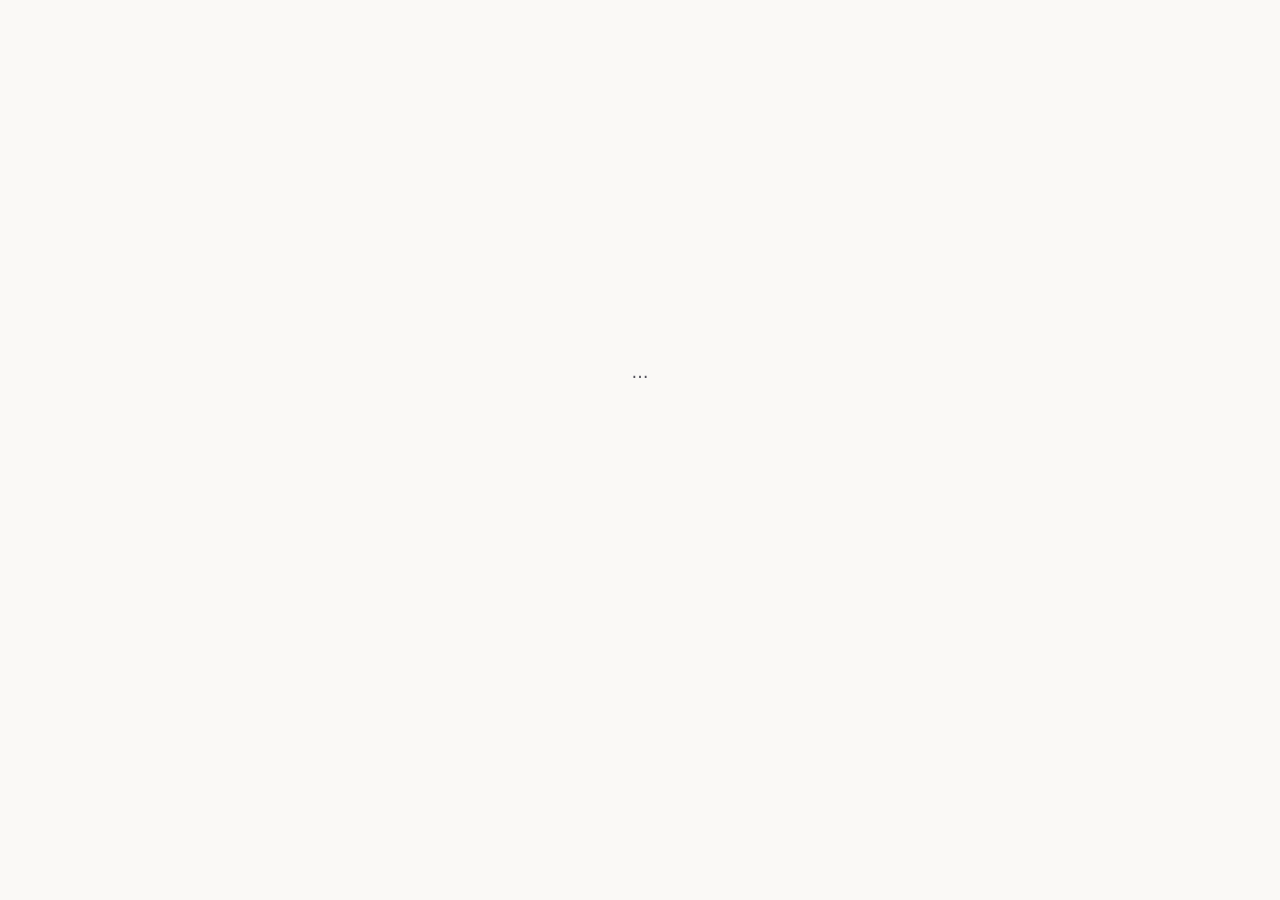
<file: index.html>
<!doctype html>
<html lang="mr"><head><meta charset="utf-8"><meta name="viewport" content="width=device-width, initial-scale=1">
<title>आपला BMC</title>
<meta http-equiv="refresh" content="0; url=app/index.html">
<link rel="canonical" href="app/index.html"></head>
<body><p><a href="app/index.html">आपला BMC — open the app</a></p></body></html>
</file>
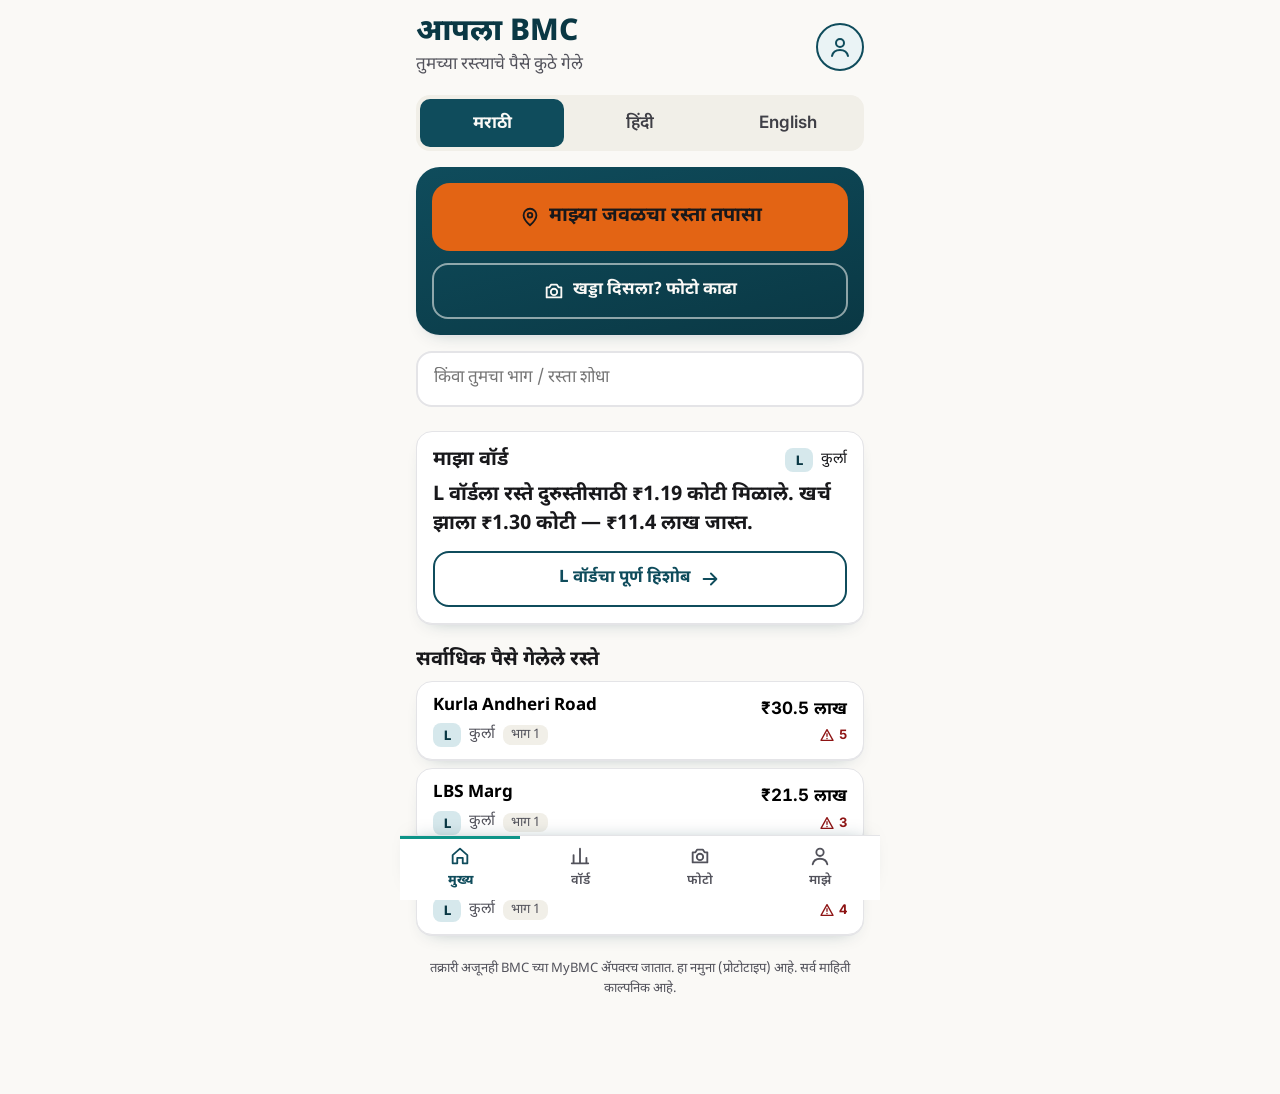
<file: app/index.html>
<!doctype html>
<html lang="mr">
<head>
  <meta charset="utf-8">
  <meta name="viewport" content="width=device-width, initial-scale=1, viewport-fit=cover">
  <meta name="theme-color" content="#0F5C55">
  <meta name="description" content="आपला BMC — where your road's repair money went. Prototype on synthetic data.">
  <title>आपला BMC</title>
  <link rel="icon" href="data:image/svg+xml,%3Csvg xmlns='http://www.w3.org/2000/svg' viewBox='0 0 64 64'%3E%3Crect width='64' height='64' rx='14' fill='%230F4C5C'/%3E%3Ctext x='32' y='45' font-size='34' text-anchor='middle' fill='%23FAF9F6' font-family='sans-serif' font-weight='700'%3EB%3C/text%3E%3C/svg%3E">
  <link rel="preconnect" href="https://fonts.googleapis.com">
  <link rel="preconnect" href="https://fonts.gstatic.com" crossorigin>
  <!-- non-blocking: a slow fonts.googleapis.com must not delay the app on a cheap phone -->
  <link href="https://fonts.googleapis.com/css2?family=Inter:wght@400;600;700;800&family=Noto+Sans+Devanagari:wght@400;600;700;800&display=swap" rel="stylesheet" media="print" onload="this.media='all'">
  <link rel="stylesheet" href="styles.css">
</head>
<body>
  <main id="app" class="app"><p class="loading">…</p></main>
  <input id="photo" type="file" accept="image/*" capture="environment" hidden>
  <!-- apla_data.js lets the page open straight from disk (file://); without it the app fetches apla_data.json -->
  <script src="apla_data.js"></script>
  <script src="i18n.js"></script>
  <script src="app.js"></script>
</body>
</html>
</file>
<file: app/styles.css>
/* Hallmark · shape: app screen · genre: editorial · theme: brand (Emerald Ledger, user-supplied) · redesign: full
 * paper: oklch(98% 0.004 95) · accent: oklch(37% 0.06 215) · display: Noto Sans Devanagari · body: Noto Sans Devanagari
 * nav: bottom tab bar on Home, Ward, Photo, Me; the action bar on a road · signature: the road's account as one dark teal money band over graded tiles · states: default, hover, focus, active, disabled, open, done, error
 * surface: absolute · axes: off-white / one sans / pine teal · posture: citizen phone app, thumb-first · contrast: pass · v2.0.0 */
/* Hallmark · pre-emit critique: P4 H4 E4 S4 R4 V4 · weakest: E, white ink on the tangerine badge colour fails at 3.6:1; set the citizen action in ink black on tangerine instead */
/* Hallmark · waive 7b · every card, field and sheet is the card surface token set to pure white · the supplied Emerald Ledger palette specifies the card surface as #FFFFFF, with #E4E4E7 hairlines to lift it off the off-white page */
/* Hallmark · answered F7 · every text field and textarea in the app (tax, name, place, complaint, RTI) deliberately shares one recipe so every form in the app looks and behaves the same for Raju */
/* shared tokens and base rules (Hallmark scaffold), inlined so the Android build bundles one stylesheet */
:root {
  --space-3xs: 2px; --space-2xs: 4px; --space-xs: 8px; --space-sm: 12px; --space-md: 16px; --space-lg: 24px; --space-xl: 40px; --space-2xl: 64px; --space-3xl: 96px; --space-4xl: 144px;
  --text-xs: 0.75rem; --text-sm: 0.875rem; --text-md: 1rem; --text-lg: 1.2rem; --text-xl: 1.44rem; --text-2xl: 1.728rem; --text-3xl: 2.074rem;
  --text-display-s: 1.44rem; --text-display: 1.728rem; --text-section: 1.2rem; --text-title: 1rem; --text-lead: 1rem;
  --ease-out: cubic-bezier(0.16, 1, 0.3, 1); --ease-in: cubic-bezier(0.7, 0, 0.84, 0); --ease-in-out: cubic-bezier(0.65, 0, 0.35, 1);
  --dur-micro: 120ms; --dur-short: 220ms; --dur-long: 420ms;
  --color-error: oklch(52% 0.19 27); --color-success: oklch(50% 0.12 150);
  --container: 1440px; --gutter: 64px; --gap-columns: 32px; --section-gap-s: 120px; --section-gap: 144px; --section-gap-l: 176px;
  --z-base: 1; --z-raised: 10; --z-dropdown: 100; --z-sticky: 200; --z-sticky-nav: 300; --z-modal: 400; --z-toast: 500; --z-tooltip: 600;
  --color-paper: #FAF9F6; --color-paper-2: #F1EFE8; --color-paper-3: #E7E4DA;
  --color-ink: #18181B; --color-ink-2: #3F3F46; --color-muted: #52525B;
  --color-rule: #E4E4E7;
  --color-accent: #0F4C5C; --color-accent-ink: #FAF9F6; --color-focus: #E36414;
  --font-display: "Noto Sans Devanagari", "Inter", system-ui, sans-serif; --font-body: "Noto Sans Devanagari", "Inter", system-ui, sans-serif; --font-outlier: "Inter", "Noto Sans Devanagari", system-ui, sans-serif;
  --radius-card: 16px; --radius-pill: 999px; --rule-hair: 1px; --shadow-card: none;
  --tracking-display: -0.01em;
  --teal-900: #0A3844; --teal-700: #0F4C5C; --teal-500: #0D9488; --teal-100: #D6E8EC; --teal-50: #EAF3F5;
  --amber-900: #3F2602; --amber-700: #7C4A03; --amber-500: #CA8A04; --amber-100: #F7E7BE; --amber-50: #FBF3DD;
  --green-700: #106030; --green-500: #15803D; --green-100: #D3EBDB; --green-50: #E6F4EA;
  --red-700: #8E1414; --red-500: #B91C1C; --red-100: #F6D5D5; --red-50: #FBEAEA;
  --tang-700: #A8420A; --tang-500: #E36414; --tang-100: #FADFCB; --tang-50: #FDF0E6;
  --card: #FFFFFF; --on-dark: #FAF9F6; --on-dark-2: #B8D3D8;
}
*, *::before, *::after { box-sizing: border-box; }
html, body { overflow-x: clip; }
html { scrollbar-color: var(--color-muted) var(--color-paper); scroll-padding-top: var(--space-3xl); }
body { margin: 0; background: var(--color-paper); color: var(--color-ink); font-family: var(--font-body); font-size: var(--text-md); line-height: 1.55; -webkit-font-smoothing: antialiased; caret-color: var(--color-accent); }
::selection { background: color-mix(in oklab, var(--color-accent) 22%, transparent); color: var(--color-ink); }
:focus-visible { outline: 2px solid var(--color-focus); outline-offset: 2px; }
a { color: inherit; text-decoration-thickness: 1px; text-underline-offset: 0.16em; }
h1, h2, h3 { margin: 0; font-family: var(--font-display); font-weight: var(--display-weight, 700); font-synthesis: none; letter-spacing: var(--tracking-display); line-height: 1.05; overflow-wrap: break-word; min-width: 0; text-wrap: balance; }
h1 { max-width: 20ch; font-size: var(--text-display); } h2 { max-width: 30ch; font-size: var(--text-section); } h3 { max-width: 40ch; font-size: var(--text-title); line-height: 1.2; }
.lead { font-size: var(--text-lead); line-height: 1.45; max-width: 52ch; }
p { margin: 0; text-wrap: pretty; }
p:not([class]) { max-width: 65ch; }
img, video { max-width: 100%; height: auto; display: block; }
svg { display: block; }
[hidden] { display: none !important; }
button, input, select, textarea { font: inherit; }
.container { width: 100%; max-width: var(--container); margin-inline: auto; padding-inline: var(--gutter); box-sizing: border-box; }
.num, .figure, td.num { font-variant-numeric: tabular-nums; }
.visually-hidden { position: absolute; width: 1px; height: 1px; overflow: hidden; clip-path: inset(50%); white-space: nowrap; }
[data-slot] { position: relative; overflow: hidden; background: linear-gradient(160deg, var(--color-paper-2, var(--color-paper)), var(--color-paper-3, var(--color-paper))); }
[data-slot] > img { position: absolute; inset: 0; width: 100%; height: 100%; object-fit: cover; z-index: 1; }
[data-slot]:has(> img) > :not(img):not([data-keep]) { display: none !important; }
@media (max-width: 60rem) { :root { --gutter: 24px; --section-gap-s: 80px; --section-gap: 96px; --section-gap-l: 120px; } }
@media (max-width: 40rem) { :root { --gutter: 16px; --section-gap-s: 56px; --section-gap: 72px; --section-gap-l: 96px; --gap-columns: 16px; } }
@media (prefers-reduced-motion: reduce) { *:not(.keep-motion), *:not(.keep-motion)::before, *:not(.keep-motion)::after { animation-duration: 0.01ms !important; animation-iteration-count: 1 !important; transition-duration: 0.01ms !important; scroll-behavior: auto !important; } }

/* app type scale (ratio about 1.2) and hit sizes, on top of the shared tokens */
:root {
  --fs-s: 0.8125rem; --fs-m: 0.9375rem; --fs-b: 1.0625rem; --fs-l: 1.25rem; --fs-xl: 1.5rem; --fs-2xl: 1.875rem; --fs-num: 2.5rem;
  --hit: 48px; --hit-big: 56px;
  --shadow-soft: 0 1px 0 var(--color-rule), 0 8px 20px -14px color-mix(in oklab, var(--teal-900) 45%, transparent);
  --veil: color-mix(in oklab, var(--color-paper) 94%, transparent);
}

body { font-size: var(--fs-b); line-height: 1.5; background: var(--color-paper); }
h1, h2, h3 { max-width: none; line-height: 1.25; letter-spacing: 0; font-family: var(--font-display); }
h2 { font-size: var(--fs-l); font-weight: 700; margin-bottom: var(--space-sm); }
p:not([class]) { max-width: none; }
.num, .big, .chip-id { font-family: var(--font-outlier); font-variant-numeric: tabular-nums; }
a { color: var(--teal-700); }
.ico { width: 22px; height: 22px; flex: none; fill: none; stroke: currentColor; stroke-width: 2; stroke-linecap: round; stroke-linejoin: round; }
.ico.step { width: 16px; height: 16px; color: var(--color-muted); }
.ico.inline { display: inline-block; vertical-align: -4px; margin-inline-end: var(--space-xs); width: 18px; height: 18px; }

.app { max-width: 480px; margin: 0 auto; padding: 0 var(--space-md) var(--space-lg); min-height: 100vh; }
.app.with-nav { padding-bottom: var(--space-3xl); }
.app.with-actions { padding-bottom: 184px; }
.loading { text-align: center; padding: 40vh 0; color: var(--color-muted); }

/* focus + states shared by every control */
.btn:focus-visible, .langs button:focus-visible, .road-item:focus-visible, .tab:focus-visible, .avatar:focus-visible,
.back:focus-visible, .flag summary:focus-visible, .more summary:focus-visible, .update:focus-visible, .report:focus-visible,
.drop:focus-visible, .search:focus-visible, input:focus-visible, select:focus-visible, textarea:focus-visible { outline: 3px solid var(--color-focus); outline-offset: 2px; }
button, a.btn, .road-item, .update, .report, .tab { -webkit-tap-highlight-color: transparent; }

/* top bar */
.top { display: flex; align-items: center; justify-content: space-between; gap: var(--space-xs); padding: var(--space-sm) 0; }
.back { display: inline-flex; align-items: center; gap: var(--space-2xs); min-height: var(--hit); padding: 0 var(--space-sm) 0 var(--space-2xs); border: 0; background: none; color: var(--teal-700); font-size: var(--fs-b); font-weight: 700; cursor: pointer; }
.back:active { transform: translateX(-2px); }
.langs { display: flex; gap: var(--space-2xs); padding: var(--space-2xs); border-radius: 14px; background: var(--color-paper-2); }
.langs button { min-height: var(--hit); min-width: var(--hit); padding: 0 var(--space-sm); border: 0; border-radius: 10px; background: transparent; color: var(--color-ink-2); font-size: var(--fs-m); font-weight: 600; cursor: pointer; transition: background-color var(--dur-micro) var(--ease-out), color var(--dur-micro) var(--ease-out); }
.langs button[aria-pressed="true"] { background: var(--teal-700); color: var(--color-accent-ink); font-weight: 700; }
.langs button:hover:not([aria-pressed="true"]) { background: var(--color-paper-3); }
.langs.big { display: flex; justify-content: stretch; margin: var(--space-xs) 0 var(--space-md); }
.langs.big button { flex: 1; min-height: var(--hit); font-size: var(--fs-b); }

/* buttons */
.btn { display: flex; align-items: center; justify-content: center; gap: var(--space-xs); width: 100%; min-height: var(--hit-big); padding: var(--space-sm) var(--space-md); border-radius: 16px; border: 2px solid transparent; font-size: var(--fs-b); font-weight: 700; text-align: center; text-decoration: none; cursor: pointer; line-height: 1.25; transition: transform var(--dur-micro) var(--ease-out), background-color var(--dur-micro) var(--ease-out), border-color var(--dur-micro) var(--ease-out); }
.btn:active { transform: scale(0.98); }
.btn.xl { min-height: 68px; font-size: var(--fs-l); border-radius: 18px; }
.btn.slim { min-height: var(--hit); }
.btn.teal { background: var(--teal-700); color: var(--color-accent-ink); }
.btn.teal:hover { background: var(--teal-900); }
.btn.cta { background: var(--tang-500); color: var(--color-ink); }
.btn.cta:hover { background: color-mix(in oklab, var(--tang-500) 88%, var(--color-ink)); }
.btn.cta.done { background: var(--tang-50); color: var(--tang-700); border-color: var(--tang-500); animation: pop var(--dur-short) var(--ease-out); }
.btn.green { background: var(--green-500); color: var(--color-accent-ink); }
.btn.green:hover { background: var(--green-700); }
.btn.outline { background: var(--card); color: var(--teal-700); border-color: var(--teal-700); }
.btn.outline:hover { background: var(--teal-50); }
.btn.ghost { background: transparent; color: var(--on-dark); border-color: color-mix(in oklab, var(--on-dark) 55%, transparent); }
.btn.ghost:hover { background: color-mix(in oklab, var(--on-dark) 12%, transparent); }
.btn.danger { background: var(--card); color: var(--red-700); border-color: var(--red-500); margin-top: var(--space-md); }
.btn.danger:hover { background: var(--red-50); }
.btn:disabled { background: var(--color-paper-3); color: var(--color-muted); border-color: var(--color-paper-3); cursor: not-allowed; }
@keyframes pop { from { transform: scale(0.96); } to { transform: scale(1); } }

/* home */
.home-head { display: flex; align-items: center; justify-content: space-between; gap: var(--space-md); padding: var(--space-md) 0 var(--space-xs); }
.brand { font-size: var(--fs-2xl); font-weight: 800; color: var(--teal-900); line-height: 1.1; }
.tagline { font-size: var(--fs-b); color: var(--color-muted); margin-top: var(--space-2xs); }
.avatar { width: var(--hit); height: var(--hit); flex: none; display: grid; place-items: center; border-radius: 50%; border: 2px solid var(--teal-700); background: var(--teal-50); color: var(--teal-700); font: 800 var(--fs-l) var(--font-outlier); cursor: pointer; transition: background-color var(--dur-micro) var(--ease-out); }
.avatar:hover { background: var(--teal-100); }
.avatar.big { width: 64px; height: 64px; cursor: default; font-size: var(--fs-xl); background: var(--teal-700); color: var(--color-accent-ink); }
.avatar .ico { width: 24px; height: 24px; }
.hero-card { display: grid; gap: var(--space-sm); padding: var(--space-md); margin-bottom: var(--space-md); border-radius: 24px; color: var(--on-dark); background: linear-gradient(165deg, var(--teal-700), var(--teal-900)); box-shadow: var(--shadow-soft); }
.search { width: 100%; min-height: var(--hit-big); padding: var(--space-sm) var(--space-md); border-radius: 16px; border: 2px solid var(--color-rule); background: var(--card); font-size: var(--fs-b); }
.results { display: grid; gap: var(--space-xs); margin-top: var(--space-xs); }
.results h3 { font-size: var(--fs-m); color: var(--color-muted); font-weight: 600; margin-top: var(--space-xs); }
.sect { font-size: var(--fs-l); margin: var(--space-lg) 0 var(--space-xs); }
.glance { margin-top: var(--space-md); }
.glance-head { display: flex; align-items: center; justify-content: space-between; gap: var(--space-sm); margin-bottom: var(--space-xs); }
.glance-head h2 { margin: 0; }
.glance .btn { margin-top: var(--space-sm); }
.footer { font-size: var(--fs-s); color: var(--color-muted); text-align: center; margin-top: var(--space-lg); }
.empty { padding: var(--space-md); border-radius: 16px; border: 2px dashed var(--color-rule); color: var(--color-muted); font-size: var(--fs-m); }

/* ward chip: code in a small tag, name beside it (no joined strings) */
.wchip { display: inline-grid; place-items: center; min-width: 28px; height: 24px; padding: 0 var(--space-xs); border-radius: 8px; background: var(--teal-100); color: var(--teal-900); font: 800 var(--fs-s) var(--font-outlier); }
.wname { font-size: var(--fs-m); }
.part { padding: 0 var(--space-xs); border-radius: 8px; background: var(--color-paper-2); font-size: var(--fs-s); }
.wtag, .meta, .sub { display: inline-flex; align-items: center; flex-wrap: wrap; gap: var(--space-xs); }

/* road list item */
.road-item { display: grid; grid-template-columns: minmax(0, 1fr) auto; gap: var(--space-2xs) var(--space-sm); width: 100%; text-align: start; min-height: 64px; padding: var(--space-sm) var(--space-md); background: var(--card); border: 1.5px solid var(--color-rule); border-radius: 16px; cursor: pointer; box-shadow: var(--shadow-soft); transition: transform var(--dur-micro) var(--ease-out), border-color var(--dur-micro) var(--ease-out); }
.road-item:hover { border-color: var(--teal-500); }
.road-item:active { transform: scale(0.99); }
.road-item b { font-size: var(--fs-b); overflow-wrap: anywhere; }
.road-item .meta { grid-column: 1; color: var(--color-muted); }
.road-item .amt { grid-row: 1 / span 2; grid-column: 2; align-self: center; font-weight: 700; font-size: var(--fs-b); text-align: end; display: grid; justify-items: end; gap: var(--space-2xs); }
.flagcount { display: inline-flex; align-items: center; gap: var(--space-2xs); color: var(--red-700); font-size: var(--fs-s); font-weight: 700; }
.flagcount .ico { width: 16px; height: 16px; }

/* road card */
.note, .located { display: flex; align-items: flex-start; gap: var(--space-xs); border-radius: 14px; padding: var(--space-sm) var(--space-md); font-size: var(--fs-m); margin-bottom: var(--space-sm); }
.note { background: var(--amber-50); border: 1.5px solid var(--amber-500); color: var(--amber-900); }
.located { background: var(--green-50); border: 1.5px solid var(--green-500); color: var(--green-700); font-weight: 600; }
.road-head { padding: var(--space-2xs) 0 var(--space-md); }
.road-head h1 { font-size: var(--fs-xl); font-weight: 800; color: var(--teal-900); overflow-wrap: anywhere; }
.road-head .sub { margin-top: var(--space-xs); color: var(--color-ink-2); }
.pill { display: inline-flex; align-items: center; gap: var(--space-xs); margin-top: var(--space-sm); padding: var(--space-2xs) var(--space-sm); border-radius: 999px; background: var(--tang-100); color: var(--tang-700); font-size: var(--fs-m); font-weight: 700; }
.pill .ico { width: 18px; height: 18px; }
.lead { font-size: var(--fs-b); color: var(--color-ink-2); margin-bottom: var(--space-md); max-width: none; }
.card { background: var(--card); border: 1px solid var(--color-rule); border-radius: var(--radius-card); padding: var(--space-md); margin-bottom: var(--space-sm); box-shadow: var(--shadow-soft); }
.photo-card { margin: 0 0 var(--space-sm); }
.photo { width: 100%; max-height: 240px; object-fit: cover; border-radius: 16px; display: block; border: 1px solid var(--color-rule); }
.photo-cap { display: flex; align-items: center; gap: var(--space-xs); font-size: var(--fs-m); color: var(--color-muted); margin-top: var(--space-xs); }

/* signature: the money band */
.money { background: linear-gradient(165deg, var(--teal-700), var(--teal-900)); border: 0; color: var(--on-dark); padding: var(--space-lg) var(--space-md); }
.money .label { font-size: var(--fs-m); color: var(--on-dark-2); }
.money .big { font-size: var(--fs-num); font-weight: 800; line-height: 1.1; margin-top: var(--space-xs); color: var(--on-dark); }

.stats { display: grid; grid-template-columns: repeat(3, minmax(0, 1fr)); gap: var(--space-xs); margin-bottom: var(--space-sm); }
.stat { background: var(--card); border: 1px solid var(--color-rule); border-radius: 16px; padding: var(--space-sm) var(--space-xs); text-align: center; box-shadow: var(--shadow-soft); }
.stat .k { font-size: var(--fs-s); color: var(--color-muted); line-height: 1.3; min-height: 2.6em; display: grid; place-items: center; }
.stat .big { font-size: var(--fs-2xl); font-weight: 800; line-height: 1.1; color: var(--teal-900); font-variant-numeric: tabular-nums; }
.stat .of { font-size: var(--fs-s); color: var(--color-muted); }
.stat.red { border-color: var(--red-500); background: var(--red-50); }
.stat.red .big { color: var(--red-700); }
.stat.amber { border-color: var(--amber-500); background: var(--amber-50); }
.stat.amber .big { color: var(--amber-700); }

.bar-row { margin-bottom: var(--space-sm); }
.bar-row .lbl { display: flex; justify-content: space-between; gap: var(--space-xs); font-size: var(--fs-m); }
.bar-row .lbl small { color: var(--color-muted); font-size: var(--fs-s); }
.bar-row .val { font-weight: 800; font-size: var(--fs-b); white-space: nowrap; }
.bar { height: 16px; background: var(--color-paper-2); border-radius: 8px; overflow: hidden; margin-top: var(--space-2xs); }
.bar span { display: block; height: 100%; border-radius: 8px; }
.bar .fair { background: var(--teal-500); }
.bar .billed { background: var(--red-500); }
.bar .billed.ok { background: var(--green-500); }
.diff { font-size: var(--fs-l); font-weight: 800; }
.diff.up { color: var(--red-700); }
.diff.down { color: var(--green-700); }
.good-line { display: flex; align-items: flex-start; gap: var(--space-xs); margin-top: var(--space-sm); padding: var(--space-sm); border-radius: 12px; background: var(--green-50); color: var(--green-700); font-weight: 600; font-size: var(--fs-m); }

.guarantee { background: var(--green-50); border: 2px solid var(--green-500); }
.guarantee h2 { display: flex; align-items: center; gap: var(--space-xs); color: var(--green-700); margin-bottom: var(--space-2xs); }

.flag { border: 1.5px solid var(--color-rule); border-radius: 14px; margin-bottom: var(--space-xs); background: var(--card); }
.flag summary { list-style: none; display: flex; align-items: center; gap: var(--space-xs); min-height: 52px; padding: var(--space-xs) var(--space-sm); font-weight: 700; font-size: var(--fs-b); cursor: pointer; }
.flag summary::-webkit-details-marker { display: none; }
.flag summary .fname { flex: 1; }
.flag summary .count { font-family: var(--font-outlier); font-size: var(--fs-m); padding: 0 var(--space-xs); border-radius: 999px; }
.flag summary::after { content: ""; width: 8px; height: 8px; border-right: 2px solid currentColor; border-bottom: 2px solid currentColor; transform: rotate(45deg); transition: transform var(--dur-micro) var(--ease-out); margin-inline-start: var(--space-2xs); }
.flag[open] summary::after { transform: rotate(-135deg); }
.flag p { padding: 0 var(--space-md) var(--space-sm); font-size: var(--fs-m); }
.flag.red { border-color: var(--red-500); }
.flag.red summary { color: var(--red-700); }
.flag.red .count { background: var(--red-100); }
.flag.amber { border-color: var(--amber-500); }
.flag.amber summary { color: var(--amber-700); }
.flag.amber .count { background: var(--amber-100); }
.hint { font-size: var(--fs-m); color: var(--color-muted); margin: 0 0 var(--space-sm); }
.hint.tight { margin: var(--space-xs) 0 0; }
.lockline { display: flex; align-items: center; gap: var(--space-xs); margin-top: var(--space-xs); }
.all-clear { display: flex; align-items: center; gap: var(--space-xs); padding: var(--space-sm) var(--space-md); border-radius: 14px; background: var(--green-50); color: var(--green-700); font-weight: 700; border: 2px solid var(--green-500); }

.contractor { display: flex; align-items: center; gap: var(--space-sm); min-height: var(--hit); border-bottom: 1px solid var(--color-rule); }
.contractor:last-child { border-bottom: 0; }
.contractor .name { flex: 1; font-size: var(--fs-b); }
.contractor .jobs { font-size: var(--fs-m); color: var(--color-muted); white-space: nowrap; }
.grade { width: 36px; height: 36px; flex: none; display: grid; place-items: center; border-radius: 10px; color: var(--color-accent-ink); font: 800 var(--fs-b) var(--font-outlier); }
.grade.A, .grade.B { background: var(--green-500); }
.grade.C { background: var(--amber-500); color: var(--amber-900); }
.grade.D, .grade.F { background: var(--red-500); }
.more summary { min-height: var(--hit); display: flex; align-items: center; color: var(--teal-700); font-weight: 700; cursor: pointer; list-style: none; }
.more summary::-webkit-details-marker { display: none; }

.trail { display: flex; flex-wrap: wrap; align-items: center; gap: var(--space-xs); padding: var(--space-sm) 0; border-bottom: 1px solid var(--color-rule); }
.trail:last-child { border-bottom: 0; }
.chip { display: inline-flex; align-items: center; gap: var(--space-2xs); padding: var(--space-2xs) var(--space-sm); border-radius: 999px; font-size: var(--fs-m); background: var(--color-paper-2); }
.chip .ico { width: 16px; height: 16px; }
.chip.done { background: var(--green-100); color: var(--green-700); font-weight: 700; }
.chip.open { background: var(--amber-100); color: var(--amber-700); font-weight: 700; }
.chip.none { background: var(--red-100); color: var(--red-700); }

/* tax card: your tax beside your ward's road money */
.tax label { display: block; font-size: var(--fs-m); color: var(--color-muted); margin-bottom: var(--space-xs); }
.tax input { width: 100%; min-height: var(--hit-big); padding: var(--space-sm) var(--space-md); border-radius: 14px; border: 2px solid var(--color-rule); background: var(--card); font-size: var(--fs-l); font-family: var(--font-outlier); }
.tax .hint { margin: var(--space-xs) 0 0; }
.taxline:not(:empty) { margin-top: var(--space-md); }
.taxgrid { display: grid; grid-template-columns: repeat(2, minmax(0, 1fr)); gap: var(--space-xs); }
.taxgrid > div { display: grid; gap: var(--space-2xs); align-content: start; padding: var(--space-sm); border-radius: 14px; }
.taxgrid .you { background: var(--teal-50); border: 1.5px solid var(--teal-500); }
.taxgrid .ward { background: var(--red-50); border: 1.5px solid var(--red-500); }
.taxgrid .k { font-size: var(--fs-s); color: var(--color-ink-2); line-height: 1.3; }
.taxgrid .big { font-size: var(--fs-xl); font-weight: 800; line-height: 1.15; }
.taxgrid .you .big { color: var(--teal-900); }
.taxgrid .ward .big { color: var(--red-700); }
.taxrows { list-style: none; margin: var(--space-sm) 0 0; padding: 0; }
.taxrows li { display: flex; justify-content: space-between; gap: var(--space-sm); padding: var(--space-xs) 0; border-top: 1px solid var(--color-rule); font-size: var(--fs-m); }
.taxrows .bad { color: var(--red-700); white-space: nowrap; }

.small { font-size: var(--fs-m); color: var(--color-muted); text-align: center; margin: var(--space-xs) 0 var(--space-sm); }
.state-box { display: flex; gap: var(--space-sm); align-items: flex-start; border-radius: 18px; padding: var(--space-md); margin-bottom: var(--space-sm); font-size: var(--fs-l); font-weight: 700; line-height: 1.4; }
.state-box.amber { background: var(--amber-50); border: 2px solid var(--amber-500); color: var(--amber-900); }
.state-box.red { background: var(--red-50); border: 2px solid var(--red-500); color: var(--red-700); }
.state-box p.sub { font-size: var(--fs-b); font-weight: 400; margin-top: var(--space-xs); color: var(--color-ink); }

/* sticky action bar (road) and bottom tabs (everywhere else) */
.actions { position: fixed; left: 0; right: 0; bottom: 0; z-index: var(--z-sticky); background: var(--veil); backdrop-filter: blur(8px); border-top: 1px solid var(--color-rule); padding: var(--space-sm) var(--space-md) calc(var(--space-sm) + env(safe-area-inset-bottom)); }
.actions .grid { max-width: 448px; margin: 0 auto; display: grid; grid-template-columns: 1fr 1fr; gap: var(--space-xs); }
.actions .btn { font-size: var(--fs-m); min-height: var(--hit-big); padding: var(--space-xs); }
.tabs { position: fixed; left: 0; right: 0; bottom: 0; z-index: var(--z-sticky-nav); display: grid; grid-template-columns: repeat(4, 1fr); max-width: 480px; margin: 0 auto; background: var(--card); border-top: 1px solid var(--color-rule); padding-bottom: env(safe-area-inset-bottom); box-shadow: 0 -8px 20px -16px color-mix(in oklab, var(--teal-900) 50%, transparent); }
.tab { display: grid; justify-items: center; align-content: center; gap: var(--space-2xs); min-height: 64px; border: 0; background: none; color: var(--color-muted); font-size: var(--fs-s); font-weight: 600; cursor: pointer; transition: color var(--dur-micro) var(--ease-out); }
.tab[aria-current="page"] { color: var(--teal-700); font-weight: 800; box-shadow: inset 0 3px 0 var(--teal-500); }
.tab:active { transform: scale(0.97); }

/* forms: RTI, report, profile */
.form label, .where label, .pform label { display: block; font-size: var(--fs-m); color: var(--color-muted); margin: var(--space-sm) 0 var(--space-2xs); }
.where label { margin-top: 0; }
.form input, .form textarea, .where input, .pform input { width: 100%; min-height: var(--hit-big); padding: var(--space-sm) var(--space-md); border-radius: 14px; border: 2px solid var(--color-rule); background: var(--card); font-size: var(--fs-b); }
.form textarea { min-height: 88px; resize: vertical; }
.where .hint { margin-top: var(--space-xs); }
.warn { color: var(--red-700); font-weight: 700; font-size: var(--fs-m); margin-bottom: var(--space-sm); }
.warn:empty { display: none; }
.stack { display: grid; gap: var(--space-sm); }
.rti-text { white-space: pre-wrap; font-size: var(--fs-m); line-height: 1.6; background: var(--card); border: 1.5px dashed var(--teal-700); border-radius: 14px; padding: var(--space-md); margin: var(--space-md) 0; overflow-wrap: anywhere; }
.drop { display: flex; align-items: center; justify-content: center; gap: var(--space-sm); width: 100%; min-height: 120px; margin-bottom: var(--space-sm); border-radius: 18px; border: 2px dashed var(--teal-500); background: var(--teal-50); color: var(--teal-700); font-size: var(--fs-l); font-weight: 700; cursor: pointer; }
.drop .ico { width: 28px; height: 28px; }
.exif p { display: flex; gap: var(--space-xs); align-items: flex-start; margin-bottom: var(--space-sm); font-weight: 600; }
.where { margin-top: var(--space-sm); }

/* profile */
.profile-head { display: flex; align-items: center; gap: var(--space-md); padding: var(--space-xs) 0 var(--space-md); }
.pform { flex: 1; min-width: 0; }
.pform label { margin-top: 0; }
.ward-pick { min-height: var(--hit); padding: 0 var(--space-sm); border-radius: 12px; border: 1.5px solid var(--color-rule); background: var(--card); font-size: var(--fs-b); max-width: 100%; }
.ward-pick.wide { width: 100%; }
h2.spaced { margin-top: var(--space-md); }
.updates, .reports { display: grid; gap: var(--space-xs); }
.update { display: grid; gap: var(--space-2xs); width: 100%; text-align: start; padding: var(--space-sm) var(--space-md); border-radius: 16px; border: 1.5px solid var(--green-500); background: var(--card); cursor: pointer; box-shadow: var(--shadow-soft); }
.update b { font-size: var(--fs-b); }
.update .meta { color: var(--color-muted); }
.uline { font-size: var(--fs-m); color: var(--green-700); }
.uline.open { color: var(--amber-700); font-weight: 700; }
.update:has(.uline.open) { border-color: var(--amber-500); }
.report { display: grid; grid-template-columns: 72px minmax(0, 1fr); gap: var(--space-sm); align-items: center; width: 100%; text-align: start; padding: var(--space-xs); border-radius: 16px; border: 1.5px solid var(--color-rule); background: var(--card); cursor: pointer; }
.report img, .report .noimg { width: 72px; height: 72px; border-radius: 12px; object-fit: cover; background: var(--color-paper-2); display: grid; place-items: center; color: var(--color-muted); }
.rtxt { display: grid; gap: var(--space-2xs); min-width: 0; }
.rtxt b { overflow-wrap: anywhere; }
.rtxt .meta, .rtxt .when { color: var(--color-muted); font-size: var(--fs-m); }
.via { display: flex; align-items: center; gap: var(--space-2xs); font-size: var(--fs-s); color: var(--green-700); font-weight: 600; }
.via .ico { width: 14px; height: 14px; }

/* ward */
.sentence { font-size: var(--fs-l); font-weight: 700; line-height: 1.45; }
.lost { background: var(--red-50); border: 2px solid var(--red-500); }
.lost .big { font-size: var(--fs-2xl); font-weight: 800; color: var(--red-700); }
.counts { display: flex; flex-wrap: wrap; gap: var(--space-xs); }
.counts .chip { font-size: var(--fs-m); padding: var(--space-xs) var(--space-sm); }
.counts .chip.red { background: var(--red-100); color: var(--red-700); font-weight: 700; }
.counts .chip.amber { background: var(--amber-100); color: var(--amber-700); font-weight: 700; }
.answers { display: flex; gap: var(--space-xs); }
.answers div { flex: 1; text-align: center; padding: var(--space-sm); border-radius: 14px; background: var(--color-paper-2); font-size: var(--fs-m); }
.answers .big { font-size: var(--fs-2xl); font-weight: 800; display: block; color: var(--teal-900); }
.summary-text { white-space: pre-line; font-size: var(--fs-b); line-height: 1.6; }
.grades { display: flex; flex-wrap: wrap; gap: var(--space-xs); }
.grades .chip { gap: var(--space-xs); padding: var(--space-2xs) var(--space-sm) var(--space-2xs) var(--space-2xs); font-size: var(--fs-m); }
.grades .grade { width: 28px; height: 28px; font-size: var(--fs-m); border-radius: 8px; }

/* the ward board link: complaint form, status from the ward office, live line */
.where textarea { width: 100%; min-height: 96px; padding: var(--space-sm) var(--space-md); border-radius: 14px; border: 2px solid var(--color-rule); background: var(--card); font-size: var(--fs-b); resize: vertical; margin-bottom: var(--space-sm); }
.where label.check { display: flex; align-items: center; gap: var(--space-sm); min-height: var(--hit); margin: var(--space-xs) 0; font-size: var(--fs-m); color: var(--color-ink-2); }
.check input { width: 28px; height: 28px; flex: none; margin: 0; accent-color: var(--teal-700); }
.statusbox { display: flex; gap: var(--space-sm); align-items: flex-start; padding: var(--space-sm) var(--space-md); border-radius: 14px; margin-bottom: var(--space-sm); background: var(--teal-50); border: 1.5px solid var(--teal-500); color: var(--teal-900); }
.statusbox p { margin-top: var(--space-2xs); font-size: var(--fs-m); color: var(--color-ink); }
.statusbox.hold { background: var(--amber-50); border-color: var(--amber-500); color: var(--amber-900); }
.statusbox.fixfree, .statusbox.recover { background: var(--tang-50); border-color: var(--tang-500); color: var(--tang-700); }
.statusbox.release, .statusbox.answer { background: var(--green-50); border-color: var(--green-500); color: var(--green-700); }
.liveline { display: flex; align-items: center; gap: var(--space-xs); color: var(--color-ink-2); font-size: var(--fs-m); margin-bottom: var(--space-sm); }
.raise p { color: var(--color-ink-2); margin-bottom: var(--space-sm); }
.sent { font-size: var(--fs-s); color: var(--color-muted); font-weight: 600; }
.sent.yes { color: var(--green-700); }
</file>
